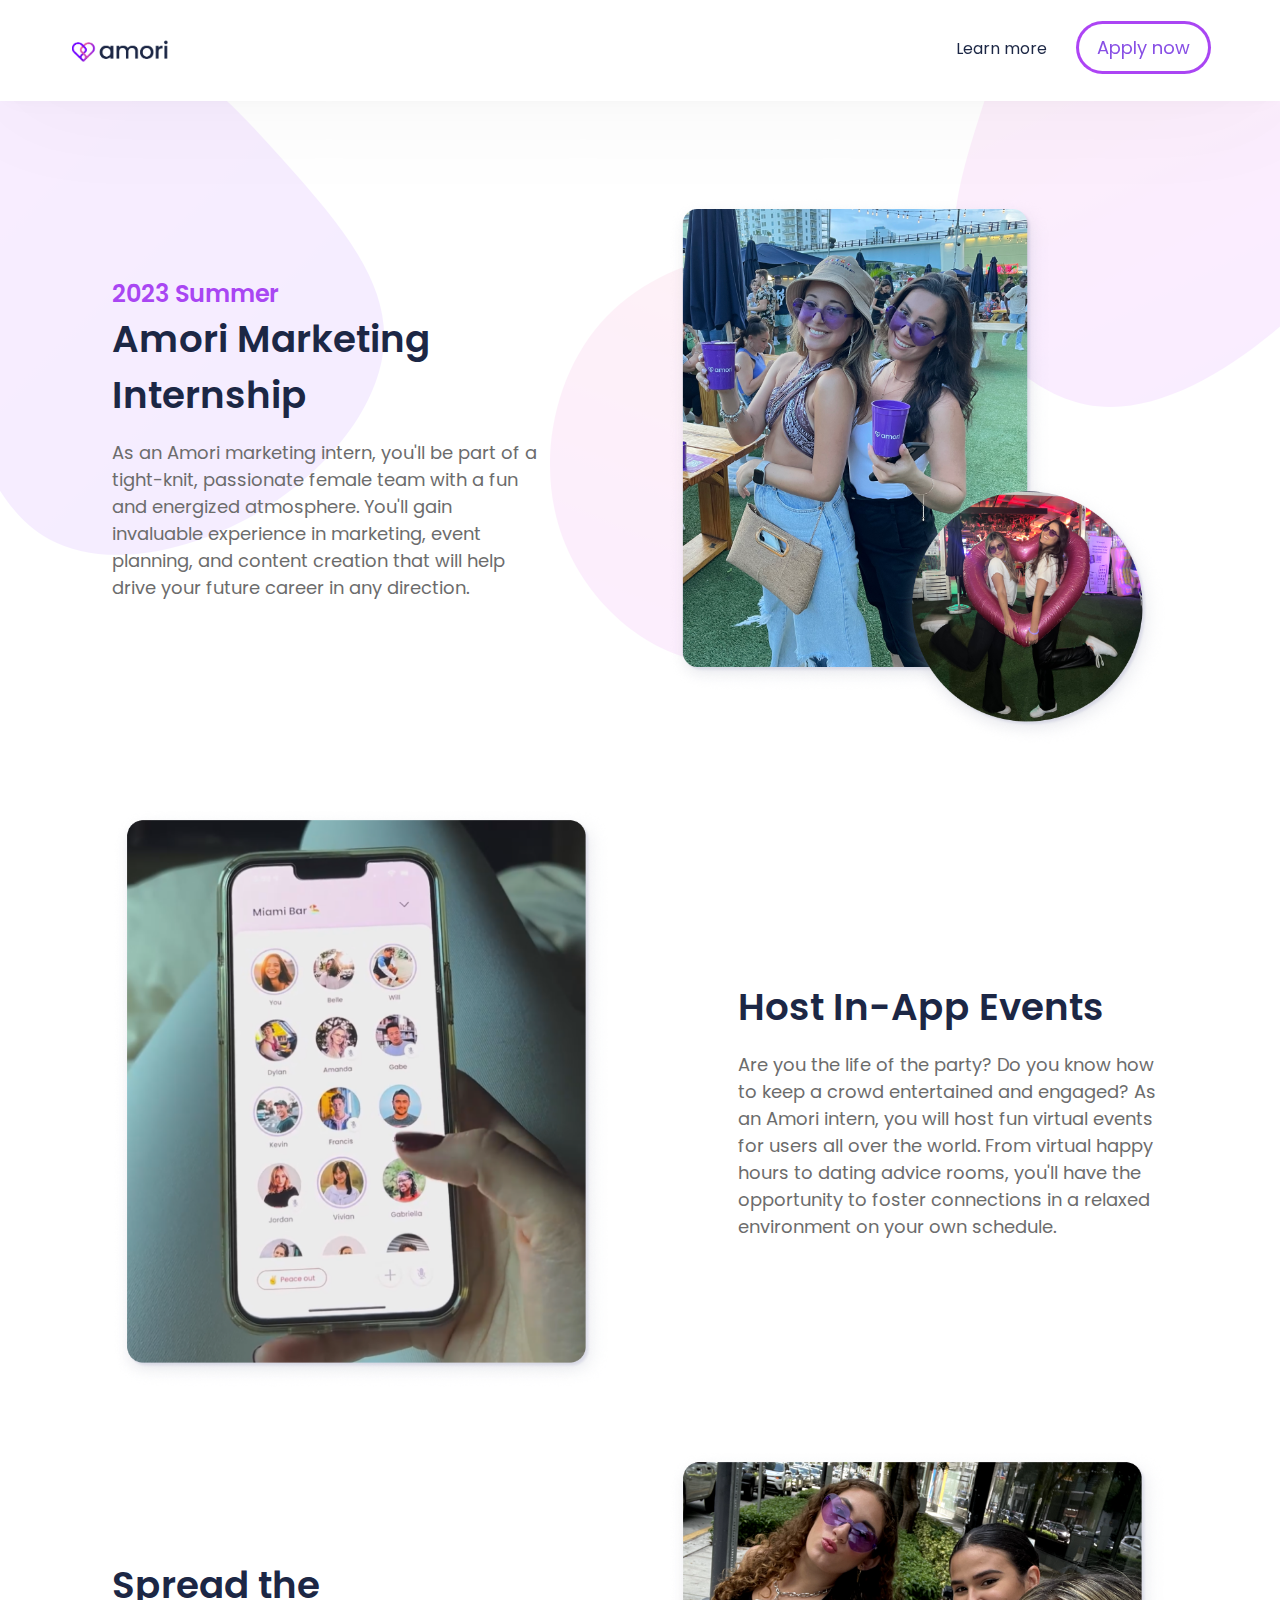
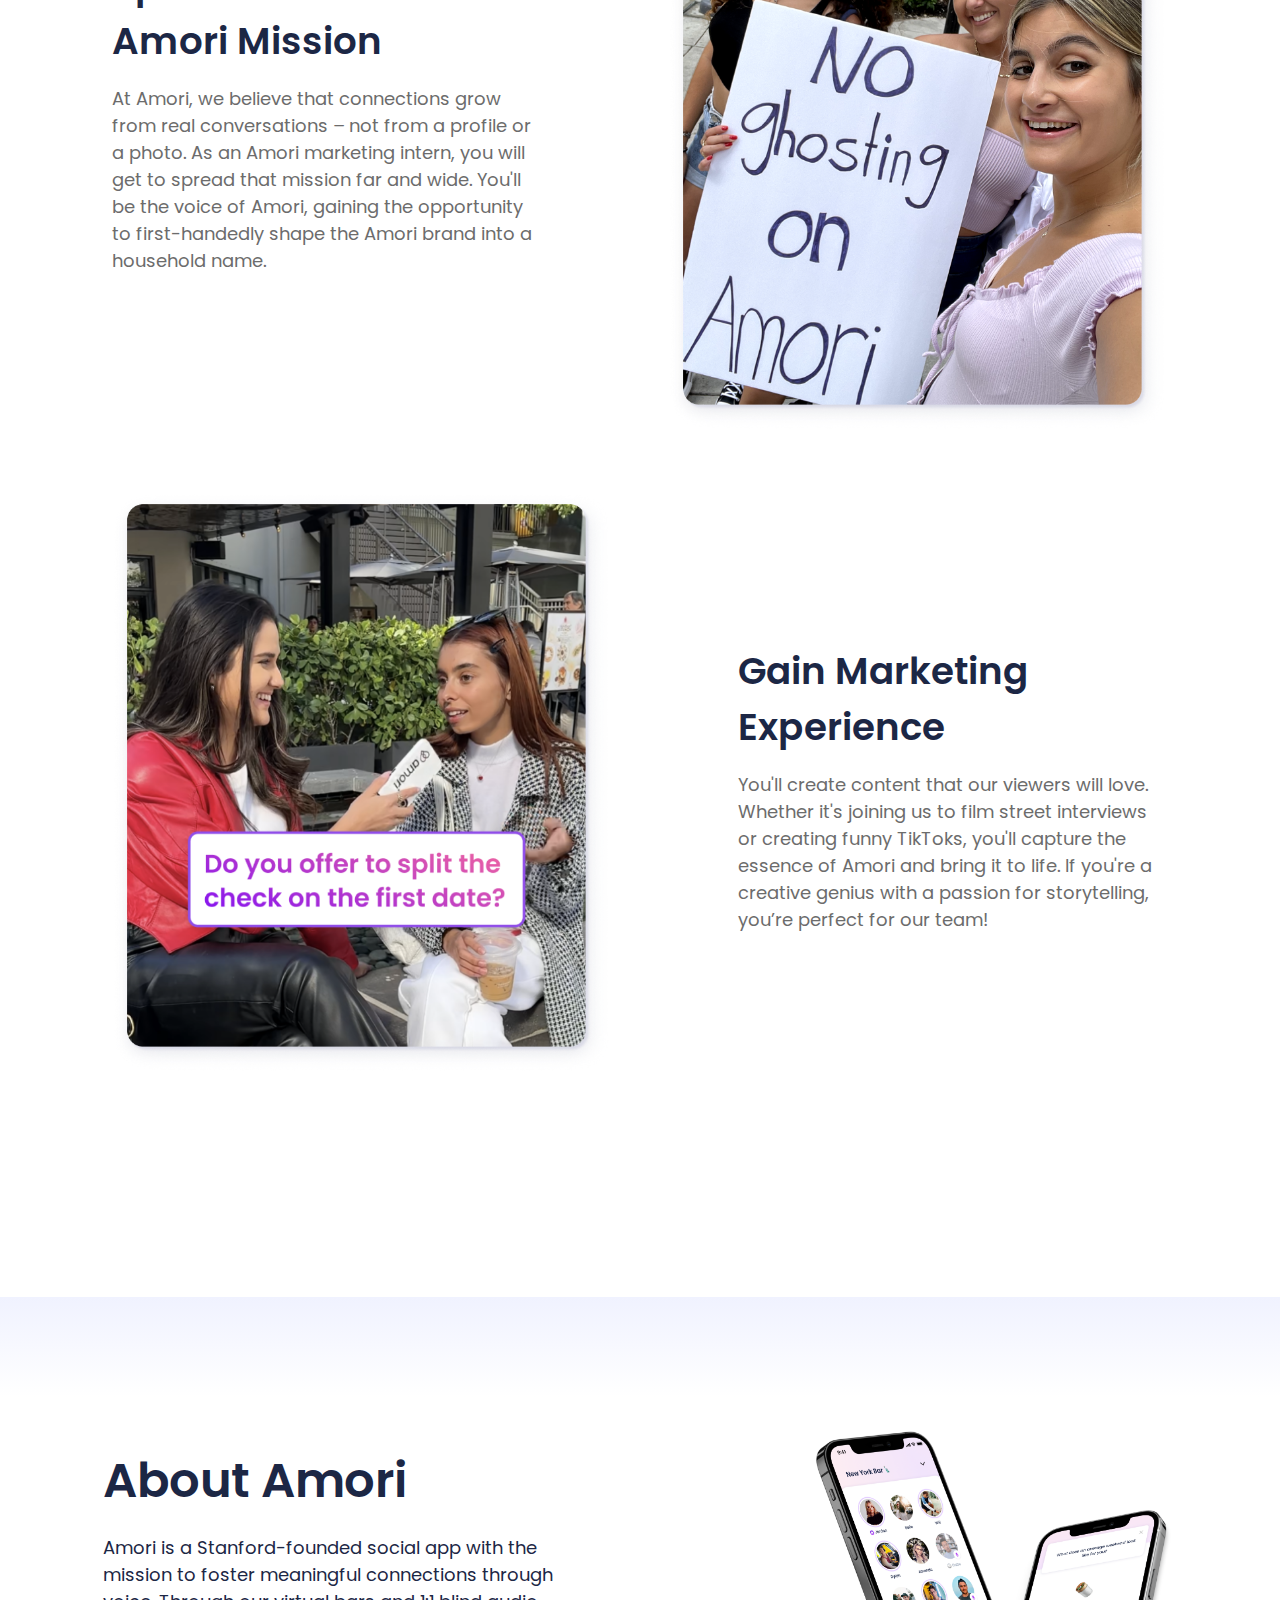
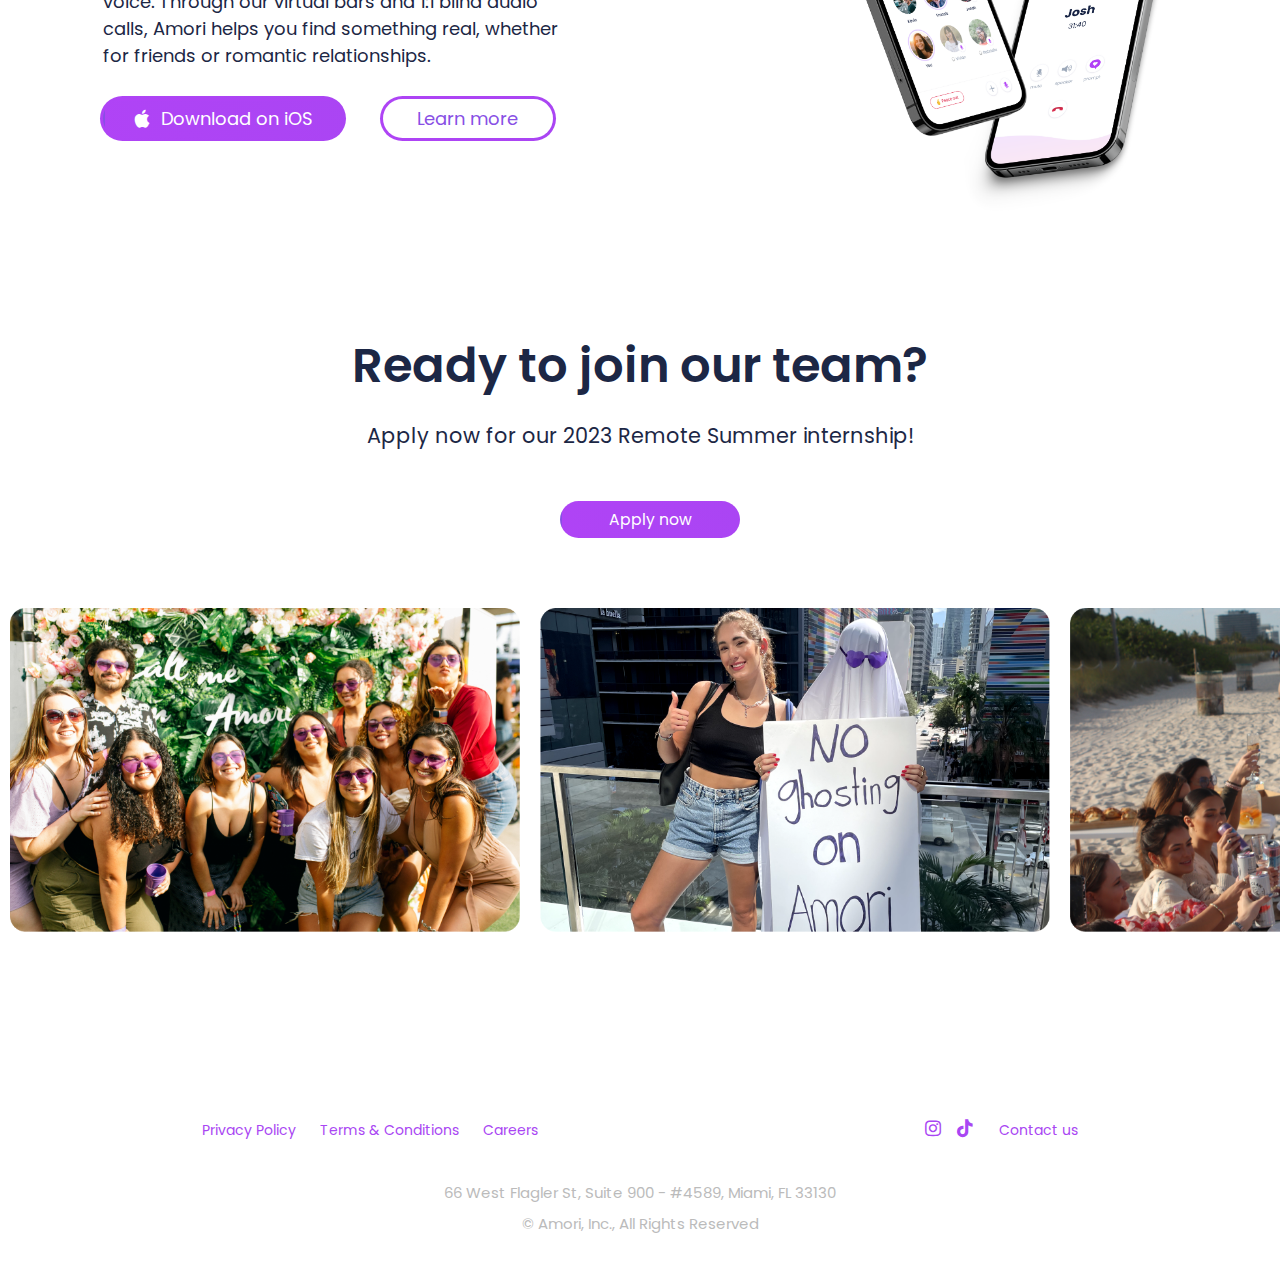
<file: about.html>
<!DOCTYPE html>
<html lang="en">

<head>
    <meta charset="UTF-8">
    <meta name="viewport" content="width=device-width, minimum-scale=1.0">

    <title>Amori &#124; 1:1 Audio Chat for Friends &amp; Dating</title>
    <meta name="keywords" content="Dating, app, relationships, chat, 1:1, friends, calls, blind date, love, date">
    <meta name="description"
        content="Amori is an audio app for meaningful connections." />

    <meta name="image" property="og:image" content="img/opengraph.png">

    <meta name="viewport" content="width=device-width, initial-scale=1, shrink-to-fit=no">

    <!-- favicon -->
    <link rel="apple-touch-icon" sizes="180x180" href="/apple-touch-icon.png">
    <link rel="icon" type="image/png" sizes="32x32" href="/favicon-32x32.png">
    <link rel="icon" type="image/png" sizes="16x16" href="/favicon-16x16.png">
    <link rel="manifest" href="/site.webmanifest">
    <link rel="mask-icon" href="/safari-pinned-tab.svg" color="#5bbad5">
    <meta name="msapplication-TileColor" content="#9f00a7">
    <meta name="theme-color" content="#ffffff">

    <!-- font -->
    <link rel="preconnect" href="https://fonts.gstatic.com">
    <link href="https://fonts.googleapis.com/css2?family=Poppins:wght@400;500;600&display=swap" rel="stylesheet">
    <link rel="stylesheet" href="icofont/icofont.min.css">

    <!-- fa -->
    <link href="css/all.css" rel="stylesheet">
    <!--load all styles -->

    <!-- bootstrap -->

    <link rel="stylesheet" href="https://stackpath.bootstrapcdn.com/bootstrap/4.3.1/css/bootstrap.min.css"
        integrity="sha384-ggOyR0iXCbMQv3Xipma34MD+dH/1fQ784/j6cY/iJTQUOhcWr7x9JvoRxT2MZw1T" crossorigin="anonymous">

    <!-- css -->
    <link rel="stylesheet" type="text/css" href="css/style.css">
</head>

<body>

    <div class="main-container">

        <div class="blob-container">

            <div class="blobs">
                <img id="blob1" src="img/blob1.svg">
                <img id="blob2" src="img/blob2.svg">
                <img id="blob3" src="img/blob3.svg">
            </div>
        </div>

        <div class="main-content">

            <!-- nav bar -->
            <nav id="menu" class="navbar fixed-top navbar-expand-lg navbar-light">
                <a class="navbar-brand" href="index.html">
                    <img src="img/logo2.png" width="100" class="d-inline-block align-top" alt="">
                </a>
                <button id="nav-hamburger" class="navbar-toggler" type="button" data-toggle="collapse"
                    data-target="#navbarNav" aria-controls="navbarNav" aria-expanded="false"
                    aria-label="Toggle navigation">
                    <span class="navbar-toggler-icon"></span>
                </button>
                <div class="collapse navbar-collapse " id="navbarNav">
                    <ul class="navbar-nav ml-auto">
                        <li class="nav-item">
                            <a class="nav-link" href="about.html">Learn more</a>
                        </li>


                        <li class="download">
                            <a href="https://bit.ly/3oxUEkx" target="_blank" 
                                class="app-link">
                                <div class="apply-button">
                                    <p>Apply now</p>
                                </div>
                            </a>
                        </li>

                    </ul>
                </div>
            </nav>
            <!-- end of nav bar -->



            <!-- how it works section-->

            <div id="how">
                <div class="step-left">
                    <div class="stepheader">
                        <div class="stepname-left">
                            <div class="purpletext">2023 Summer</div>
                            <div class="steptext1">Amori Marketing<br>Internship</div>
                        </div>

                        <div class="stepdescription-left">As an Amori marketing intern, you'll be part of a tight-knit, passionate female team with a fun and energized atmosphere. You'll gain invaluable experience in marketing, event planning, and content creation that will help drive your future career in any direction.</div>

                    </div>

                    <img id="step1" src="img/about_photos/1.png">
                </div>

                <div class="step-right">
                    <img id="step2" src="img/about_photos/2.png">

                    <div class="stepheader">

                        <div class="stepname-right">
                            <div class="steptext">Host In-App Events</div>
                        </div>

                        <div class="stepdescription-right">Are you the life of the party? Do you know how to keep a crowd entertained and engaged? As an Amori intern, you will host fun virtual events for users all over the world. From virtual happy hours to dating advice rooms, you'll have the opportunity to foster connections in a relaxed environment on your own schedule.</div>

                    </div>
                </div>

                <div class="step-left">
                    <div class="stepheader">

                        <div class="stepname-left">
                            <div class="steptext">Spread the<br>Amori Mission</div>
                        </div>

                        <div class="stepdescription-left">At Amori, we believe that connections grow from real conversations – not from a profile or a photo. As an Amori marketing intern, you will get to spread that mission far and wide. You'll be the voice of Amori, gaining the opportunity to first-handedly shape the Amori brand into a household name.</div>

                    </div>

                    <img id="step3" src="img/about_photos/3.png">
                </div>

                <div class="step-right">
                    <img id="step4" src="img/about_photos/4.png">

                    <div class="stepheader">

                        <div class="stepname-right">
                            <div class="steptext">Gain Marketing<br>Experience</div>
                        </div>

                        <div class="stepdescription-right">You'll create content that our viewers will love. Whether it's joining us to film street interviews or creating funny TikToks, you'll capture the essence of Amori and bring it to life. If you're a creative genius with a passion for storytelling, you’re perfect for our team!</div>

                    </div>
                </div>

            </div>

            <!-- testimonials section -->

            <!-- end of testimonial section-->
        </div> <!-- end of content wrap -->


        <!-- Begin Mailchimp Signup Form -->

        <div id="about-amori-div"> </div>
    </div>
        <div id="about-amori-grid">
            <div class="description-cell" id="about-amori-cell">
                <h2 id="mission-title">
                    About Amori
                </h2>

                <p class="testimonial-desc">
                    Amori is a Stanford-founded social app with the mission to foster meaningful connections through voice. Through our virtual bars and 1:1 blind audio calls, Amori helps you find something real, whether for friends or romantic relationships.
                </p>

                <div id="about-amori-button-container">
                    <a href="https://apps.apple.com/us/app/amori-blind-audio-calls/id1552334356" target="_blank">
                        <div class="apply-button" id="download-button-about-amori">
                            <p class="app-store-content1">Download on iOS</p>
                        </div>
                    </a>
                    <a href="https://amori.app" target="_blank">
                        <div class="apply-button" id="learn-button-about-amori" href="https://amori.app">
                            <p>Learn more</p>
                        </div>
                    </a>
                </div>

            </div>

            <div class="description-cell" id="iphones-vertical-cell">

                <img src="img/iphones_vertical1.png" id="iphones-vertical">

            </div>
        </div>

    <div id="main-header">
        <h1 id="join-text">Ready to join our team?</h1>
        <p id="apply-text">Apply now for our 2023 Remote Summer internship!</p>
        <div id="main-header-button-container-about-pg">
        <a href="https://bit.ly/3oxUEkx" target="_blank">
            <div id="apply-button-filled-purple" href="https://bit.ly/3oxUEkx">
                <p>Apply now</p>
            </div>
        </a>
        </div>
    </div>
    
    <div id="header">

        <!-- start of carousel -->

              <div class="carousel">
                <div class="slide-container">
                  <img src="img/carousel_photos/1.png" alt="image1" class="slide">
                  <img src="img/carousel_photos/2.png" alt="image2" class="slide">
                  <img src="img/carousel_photos/3.png" alt="image3" class="slide">
                  <img src="img/carousel_photos/4.png" alt="image4" class="slide">
                  <img src="img/carousel_photos/5.png" alt="image5" class="slide">
                  <img src="img/carousel_photos/1.png" alt="image1" class="slide">
                  <img src="img/carousel_photos/2.png" alt="image2" class="slide">
                  <img src="img/carousel_photos/3.png" alt="image3" class="slide">
                  <img src="img/carousel_photos/4.png" alt="image4" class="slide">
                  <img src="img/carousel_photos/5.png" alt="image5" class="slide">
                </div>
              </div>

        <!-- end of carousel-->

    </div> <!-- end of header section-->

    <!-- footer-->
    <footer id="footer-links">

        <div class="footer-left">
            <a href="https://amori.app/privacy.html" target="_blank" id="privacy">Privacy Policy</a>
            <a href="https://amori.app/terms.html" target="_blank" id="terms">Terms &amp; Conditions</a>
            <a href="https://amori.app/careers.html" target="_blank" id="careers">Careers</a>
        </div>

        <div class="footer-right">
            <a href="https://www.instagram.com/amori.app/" target="_blank">
                <i class="fab fa-instagram"></i>
            </a>
            <a href="https://tiktok.com/@letstalkamori" target="_blank">
                <i class="fab fa-tiktok"></i>
            </a>
            <a href="https://amori.app/contact.html" target="_blank" id="contact">Contact us</a>
        </div>

    </footer>


    <footer id="copyright">
        <p>66 West Flagler St, Suite 900 - #4589, Miami, FL 33130</p>
        <p>&copy;  Amori, Inc., All Rights Reserved</p>

    </footer> <!-- end of footer-->


    </div> <!-- end of main container -->

    <!-- bootstrap -->
    <script src="https://code.jquery.com/jquery-3.3.1.slim.min.js"
        integrity="sha384-q8i/X+965DzO0rT7abK41JStQIAqVgRVzpbzo5smXKp4YfRvH+8abtTE1Pi6jizo"
        crossorigin="anonymous"></script>
    <script src="https://cdnjs.cloudflare.com/ajax/libs/popper.js/1.14.7/umd/popper.min.js"
        integrity="sha384-UO2eT0CpHqdSJQ6hJty5KVphtPhzWj9WO1clHTMGa3JDZwrnQq4sF86dIHNDz0W1"
        crossorigin="anonymous"></script>
    <script src="https://stackpath.bootstrapcdn.com/bootstrap/4.3.1/js/bootstrap.min.js"
        integrity="sha384-JjSmVgyd0p3pXB1rRibZUAYoIIy6OrQ6VrjIEaFf/nJGzIxFDsf4x0xIM+B07jRM"
        crossorigin="anonymous"></script>
</body>

<!-- 
,d88b.d88b,
88888888888
`Y8888888Y'
  `Y888Y'
    `Y'
-->

</html>
</file>
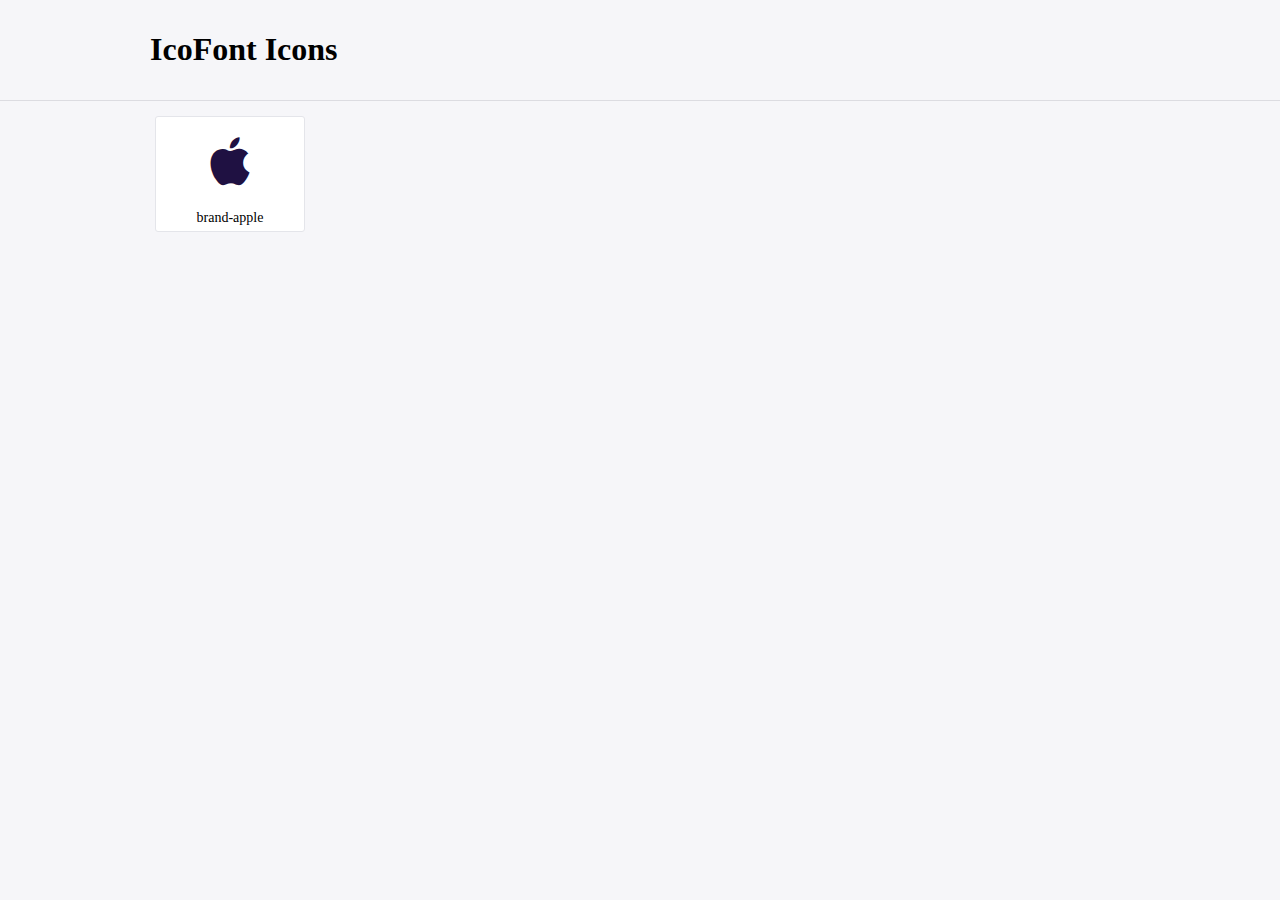
<file: icofont/demo.html>
<!DOCTYPE html>
	<html>
	<head>
		<meta charset="utf-8">
		<title>Examples | IcoFont</title>
		<link rel="stylesheet" type="text/css" href="./icofont.min.css">
		<style type="text/css">
			body {
				margin: 0;
				padding: 0;
				background: #F6F6F9;
			}
			.header {
				border-bottom: 1px solid #DCDCE1;
				padding: 10px 0;
				margin-bottom: 10px;
			}
			.container {
				width: 980px;
				margin: 0 auto;
			}
			.ico-title {
				font-size: 2em;
			}
			.iconlist {
				margin: 0;
				padding: 0;
				list-style: none;
				text-align: center;
				width: 100%;
				display: flex;
				flex-wrap: wrap;
				flex-direction: row;
			}
			.iconlist li {
				position: relative;
				margin: 5px;
				width: 150px;
				cursor: pointer;
			}
			.iconlist li .icon-holder {
				position: relative;
				text-align: center;
				border-radius: 3px;
				overflow: hidden;
				padding-bottom: 5px;
				background: #ffffff;
				border: 1px solid #E4E5EA;
				transition: all 0.2s linear 0s;
			}
			.iconlist li .icon-holder:hover {
				background: #00C3DA;
				color: #ffffff;
			}
			.iconlist li .icon-holder:hover .icon i {
				color: #ffffff;
			}
			.iconlist li .icon-holder .icon {
				padding: 20px;
				text-align: center;
			}
			.iconlist li .icon-holder .icon i {
				font-size: 3em;
				color: #1F1142;
			}
			.iconlist li .icon-holder span {
				font-size: 14px;
				display: block;
				margin-top: 5px;
				border-radius: 3px;
			}
		</style>
	</head>
	<body>
	<div class="header">
		<div class="container">
			<h1 class="ico-title"> IcoFont Icons </h1>
		</div>
	</div>
	<div class="container">
		<ul class="iconlist">
		
		<li>
			<div class="icon-holder">
				<div class="icon"> 
					<i class="icofont-brand-apple"></i>
				</div> 
				<span> brand-apple </span>
			</div>
		</li>
		
		</ul>
	</div>	
	</body>
	</html>
</file>
<file: css/style.css>
html, body, div, span, applet, object, iframe, h1, h2, h3, h4, h5, h6, p, blockquote, pre, a, abbr, acronym, address, big, cite, code, del, em, img, ins, kbd, q, s, samp, small, strike, strong, sub, sup, tt, var, b, u, i, center, dl, dt, dd, ol, ul, li, fieldset, form, label, legend, table, caption, tbody, tfoot, thead, tr, th, td, article, aside, canvas, details, embed, figure, figcaption, footer, header, menu, nav, output, section, summary, time, mark, audio, video {
    margin: 0;
    padding: 0;
    border: 0;
    font-size: 100%;
    font: inherit;
  }

html {
    scroll-behavior: smooth;
}

:root {
    --main-text-color: #1C2745;
    --main-accent-color: #A946F3;
  }

* {
    box-sizing: border-box;
}

body {
    font-family: Poppins, Helvetica, Arial, sans-serif;
    color: var(--main-text-color);
    font-size: 12px;
}

h1 {
    font-weight: 600;
    font-size: 4em;
    line-height: 1.4em;
    margin-bottom: 56px;
}

.highlight {
    color: var(--main-accent-color);
    overflow: hidden; /* Ensures the content is not revealed until the animation */
    border-right: .12em solid #A946F3; /* The typwriter cursor */
    white-space: nowrap; /* Keeps the content on a single line */
    margin: 0 auto; /* Gives that scrolling effect as the typing happens */
    letter-spacing: 0.01em; /* Adjust as needed */
    animation: 
      typing 3.5s steps(40, end),
      blink-caret .75s step-end infinite;
}

  
  /* The typewriter cursor effect */
  @keyframes blink-caret {
    from, to { border-color: transparent }
    50% { border-color: #A946F3; }
}

.highlight::before {
    content: "Deeper";
    animation: animate infinite 8s;
    padding-left: 10px;
}

.italic {
    font-style: italic;
}

@keyframes animate {

    3% { content: "D"; } 6% { content: "De"; } 9% { content: "Dee"; } 12% { content: "Deep" } 15% { content: "Deepe" } 18% { content: "Deeper" }
    28% { content: "Deeper"; } 29% { content: "Deepe"; } 30% { content: "Deep"; } 31% { content: "De" } 32% { content: "" }

    36% { content: "M"; } 38% { content: "Me"; } 40% { content: "Mea"; } 42% { content: "Mean" } 44% { content: "Meani" } 46% { content: "Meanin" } 48% { content: "Meaning" } 50% { content: "Meaningf" } 52% { content: "Meaningfu" } 54% { content: "Meaningful" }
    64% { content: "Meaningful"; } 65% { content: "Meaningfu"; } 66% { content: "Meaning" } 67% { content: "Meanin" } 68% { content: "Mea" } 69% { content: "M" } 70% { content: "" }

    74% { content: "R"; } 77% { content: "Re"; } 80% { content: "Rea"; } 83% { content: "Real" }
    96% { content: "Real"; } 97% { content: "Rea"; } 98% { content: "Re"; } 99% { content: "R" } 100% { content: "" }

}


h2 {
    font-weight: 600;
    font-size: 3em;
    line-height: 1.4em;
    text-align: center;
    margin-bottom: 80px;
}

h3 {
    font-weight: 600;
    font-size: 2rem;
    line-height: 1.4em;
    margin-bottom: 48px;
}

p {
    font-size: 1.5em
}

a,
a:hover {
    text-decoration: none;
}

.main-container {
    margin: 0 auto;
    overflow-x: hidden;
}

.main-content {
    margin: 0 auto;
    padding-top: 140px;
    padding-bottom: 100px;
}

#header {
    display: flex;
   /* grid-template-columns: minmax(200px, 440px) 1fr;*/
   justify-content: space-between;
    grid-column-gap: 40px;
    margin-bottom: 50px;
}

#header h1 {
    max-width: 440px;
}

.header-img {
    max-width: 550px;
}

#logo {
    max-width: 180px;
    margin-bottom: 40px;
}

/* nav */
#menu {
    box-shadow:
  0 0.4px 5.4px rgba(0, 0, 0, 0.014),
  0 1px 15px rgba(0, 0, 0, 0.02),
  0 2.4px 36.2px rgba(0, 0, 0, 0.026),
  0 8px 120px rgba(0, 0, 0, 0.04)
;
    background-color: #ffffff;
    padding: 24px 72px;
    margin-bottom: 88px;
}

.navbar-brand img {
    height: 100%;
}


.navbar-collapse .nav-link {
    padding-bottom: 16px;
}

.navbar-light .navbar-nav .nav-link,.navbar-light .navbar-nav .nav-link:hover  {
    color: var(--main-text-color);
    margin-right: 24px;
    font-size: 16px;
    padding-top: 4px;
}


.nav-link {
    padding: 0;
    margin-top: 8px;
}

li {
    list-style-type: none;
}



/* app button */
.app-link, 
.app-link1 {
    display: block;
    margin: 0 auto;
    text-decoration: none;
}


.download div, 
.mission-download div {
    padding: 8px;
    padding-right: 16px;
    padding-left: 16px;
}

.app-link:hover,
.app-link1:hover {
    text-decoration: none;
}

.mission-download {
    display: flex;
    
}

.apply-button {
    box-sizing: border-box;
    background-color: white;
    color: #884FE5;
    border: solid 2px transparent;
    border-radius: 50px;
    padding: inherit;
    position: relative;
    transition: 0.3s;
}

.apply-button::before {
    content: '';
    position: absolute;
    top: 0;
    right: 0;
    bottom: 0;
    left: 0;
    z-index: -1;
    margin: -5px;
    border-radius: inherit;
    background-image: linear-gradient(76deg, #B143F6, #884FE5);
    background-size: 800% 800%;
    -webkit-animation: gradient 16s ease infinite;
    animation: gradient 16s ease infinite alternate;
}

.apply-button:hover {
    background-color: transparent;
    color: white;
}


.app-store,
.app-store1 {
    box-sizing: border-box;
    background-color: white;
    color: #2D2B36;
    border: solid 2px transparent;
    border-radius: 50px;
    /* width: 200px; */
    padding: inherit;
    position: relative;
    transition: 0.3s;
}

.app-store1 {
    /* width: 235px;*/
    width: fit-content;
}


.app-store::before,
.app-store1::before {
    content: '';
    position: absolute;
    top: 0;
    right: 0;
    bottom: 0;
    left: 0;
    z-index: -1;
    margin: -5px;
    border-radius: inherit;
    background-image: linear-gradient(76deg, #ff129b, #ff6493, #8727ff, #d427ff);
    background-size: 800% 800%;
    -webkit-animation: gradient 16s ease infinite;
    animation: gradient 16s ease infinite alternate;
}

.app-store:hover, 
.app-store1 {
    background-color: transparent;
    color: white;
}

.app-store-content{
    font-size: 1rem;
    margin: 0px;
}

.app-store-content::before,
.app-store-content1::before {
    font-family: "Icofont";
    margin-right: 10px;
    margin-top: -2px;
    content: "\e8a7";
}


.apple-store {
    font-size: 1.2em
}

/* how it works */
#how {
    padding-top: 156px;
    margin-top: -100px;
    margin-bottom: 64px;
    text-align: center;
}

.step-left,
.step-right {
    display: inline-grid;
    margin-bottom: 60px;
    grid-template-columns: 500px 1fr;
    grid-column-gap: 56px;
    text-align: left;
}


.step-right {
    grid-template-columns: 1fr 500px;
}
#step1 {
    max-width: 500px;
}

#step2 {
    max-width: 500px;
}

#step3 {
    max-width: 500px;
}

#step4 {
    max-width: 500px;
}

#step5 {
    max-width: 500px;
}

.stepname-left {
    margin-top: 80px;
    grid-template-columns: max-content 1fr;
    font-size: 2em;
    font-weight: 600;
    margin-right: 70px;
}

.stepname-right {
    margin-top: 80px;
    display: grid;
    grid-template-columns: max-content 1fr;
    font-size: 2em;
    font-weight: 600;
    margin-left: 70px;
}

.stepnumber {
    color: #ffffff;
    background-color: var(--main-accent-color);
    width: 56px;
    height: 56px;
    border-radius: 100%;
    text-align: center;
    padding-top: 10px;
    margin-right: 24px;
}

.steptext1 {
    font-size: 1.55em;
}

.steptext {
    margin-top: 25%;
    font-size: 1.55em;
}

.purpletext {
    color: #A946F3;
}

.stepdescription-left {
    color: #6c6c6c;
    font-size: 1.5em;
    font-weight: 400;
    margin-top: 16px;
    margin-right: 70px;
}

.stepdescription-right {
    color: #6c6c6c;
    font-size: 1.5em;
    font-weight: 400;
    margin-top: 16px;
    margin-left: 70px;
}

#full-width-image {
    height: auto;
    width: 100%; 
}
/* about amori on about page description */
#about-amori-grid {
    max-width: 1300px;
    margin: auto;
    margin-bottom: 50px;
    display: flex;
    flex-flow: row wrap;
    justify-content: space-around;
    text-align: left;
    grid-row-gap: 30px;
}

#about-amori-cell {
    padding-top: 50px;
    padding-left: 40px;
}

#iphones-vertical-cell {
    padding-left: 20px;
    margin-left: 30px;
    padding-top: 10px;
    padding-bottom: 20px;
}

#about-amori-button-container {
    display: flex;
    margin-top: 30px;
}

#download-button-about-amori {
    width: 240px;
    margin-right: 20px;
    padding-top: 4px;
    padding-bottom: 4px;
    text-align: center;
}

#learn-button-about-amori {
    width: 170px;
    margin-left: 20px;
    padding-top: 4px;
    padding-bottom: 4px;
    text-align: center;
}

#download-button-about-amori {
    box-sizing: border-box;
    background-image: linear-gradient(76deg, #B143F6, #884FE5);
    color: white;
    border: solid 2px transparent;
    border-radius: 50px;
    transition: 0.3s;
    background-size: 800% 800%;
    -webkit-animation: gradient 16s ease infinite;
    animation: gradient 16s ease infinite alternate
}


#apply-button-filled-purple {
    box-sizing: border-box;
    border-radius: 50px;
    padding: inherit;
    position: relative;
    font-size: 0.65rem;
    width: 180px;
    margin-left: 20px;
    padding-top: 5px;
    padding-bottom: 5px;
    background-image: linear-gradient(76deg, #B143F6, #884FE5);
    color: white;
    border: solid 2px transparent;
    border-radius: 50px;
    transition: 0.3s;
    background-size: 800% 800%;
    -webkit-animation: gradient 16s ease infinite;
    animation: gradient 16s ease infinite alternate
}


/* mission description */
#mission-description {
    padding-top: 156px;
    padding-bottom: 80px;
    margin-top: -100px;
    background-color: #F0F2FF;
}

#description-grid {
    max-width: 1100px;
    margin: auto;
    display: flex;
    flex-flow: row wrap;
    justify-content: space-around;
    text-align: left;
    grid-row-gap: 30px;
    
}

#mission-title {
    font-size: 4em;
    margin-top: 0px;
    margin-bottom: 20px;
    text-align: left;
}

.description-cell {
    max-width: 500px;
    margin-top: 0px;
}

.description-cell img {
    margin-top: 0px;
    max-width: 100%;
    height: auto;
  }

/* linear gradient */
#mail, #mission, #about-amori-div {
    margin: auto;
    padding-top: 100px;
    width: 100%;
    background: rgb(240,242,255);
    background: linear-gradient(0deg, rgba(240,242,255,0) 0%, rgba(240,242,255,1) 100%);
    text-align: center;
}

#sub-grid {
    display: flex;
    justify-content: center;
    align-items: center;
    grid-column-gap: 32px;
}

.mc-field-group input {
    width: 300px;
    height: 50px;
    border-radius: 100px;
    border: solid 1px #EBEFF4;
    padding-left: 16px;
    color: #626E81;
    box-shadow:
  0 0.5px 1.9px rgba(62, 74, 100, 0.028),
  0 1.8px 6.5px rgba(62, 74, 100, 0.042),
  0 8px 29px rgba(62, 74, 100, 0.07)
;

}

#mc-embedded-subscribe {
    font-size: 1.4em;
    width: 160px;
    height: 50px;
    -webkit-appearance: none;
    background-image: linear-gradient(76deg, #ff129b, #ff6493, #8727ff, #d427ff);
    background-size: 800% 800%;
    -webkit-animation: gradient 16s ease infinite;
    animation: gradient 16s ease infinite alternate;
    background-color: none;
    color: #ffffff;
    border: none;
    border-radius: 100px;
}

/* qr code section */
#qr {
    display: grid;
    grid-template-columns: 1fr 1fr;
    grid-column-gap: 16px;
    max-width: 1200px;
    margin: 0 auto;
}

#qr .qr-text {
    justify-self: end;
    align-self: center;
    text-align: left;

}

#qr .qr-text .scan{

    justify-self: end;
    font-size: 4em;
    font-weight: 700;
    max-width: 200px;
    background: -webkit-linear-gradient(70deg, #ff129b, #8727ff);
    -webkit-background-clip: text;
    -webkit-text-fill-color: transparent;
    line-height: 1.2em;
}

#qr .qr-text .scan span {
    text-size: 0.9em;
    background: none;
    color: black;
    -webkit-background-clip: none;
    -webkit-text-fill-color: #ffffff;
}

#qr .code {
    max-width: 200px;

}

/* main header */
#main-header {
    text-align: center;
}

#apply-text {
    font-size: 1.3rem;
}

#join-text {
    margin-bottom: 20px;
}

#main-header-button-container {
    display: flex;
    justify-content: center;
    margin-top: 50px;
}

#main-header-button-container-about-pg {
    display: flex;
    justify-content: center;
    margin-top: 50px;
    margin-bottom: 60px;
}

#learn-button-main-header {
    font-size: 0.65rem;
    width: 180px;
    margin-right: 20px;
    padding-top: 2px;
    padding-bottom: 2px;
}

#apply-button-main-header {
    font-size: 0.65rem;
    width: 180px;
    margin-left: 20px;
    padding-top: 2px;
    padding-bottom: 2px;
}

/* mission header */
#mission-header {
    text-align: center;
    max-width: 800px;
    margin: auto;
}

#mission-header p {
    margin-bottom: 40px;
    padding: 0 56px;
}

/* careers page */

#careers-menu {
    box-shadow: none;
    background-color: #ffffff;
    padding: 24px 72px;
    margin-bottom: px;
}

.careers-container {
    font-size: 18px;
    margin-bottom: 64px;
}
.careers-content {
    margin: 0 auto;
    max-width: 1200px;
    padding: 0 40px;
    padding-top: 120px;
    padding-bottom: 100px;
}


#careers-header {
    text-align: center;
    max-width: 800px;
    margin: auto;
    margin-bottom: 24px;
}

.careers-subhead {
    margin-bottom: 16px;
}

.position-name {
    font-weight: 500;;
    font-size: 1.2em;
    text-decoration: underline;
    color: var(--main-accent-color)
}
.position-location {
    font-size: 18px;
}

.position-apply {
    border: 3px solid;
    border-color: var(--main-accent-color);
    padding: 12px 24px;
    border-radius: 100px;
    color: var(--main-accent-color);
    font-size: 1.2em;
    line-height: 1.6em;
    font-weight: 500;
}

.position-apply:hover {
    border: 3px solid;
    background-color: var(--main-accent-color);
    border-color: var(--main-accent-color);
    color: #ffffff;
    transition-duration: 0.2s;;
}

.position-info {
    text-align: left;

}

.position-container {
    display: flex;
    justify-content: space-between;
    margin-bottom: 32px;
}

@media only screen and (max-width: 900px) {
    #careers-header {
        font-size: 40px;
        text-align: center;
        max-width: 800px;
        margin: auto;
        margin-bottom: 24px;
    }

    .position-container {
        display: flex;
        flex-direction: column;
        
    }
    .position-apply {
        display: none;
        font-size: 16px;
        line-height: 16px;
        padding: 8px 20px;
        margin-top: 12px;
        width: fit-content;
    }
}


/* contact page */

form {
    text-align: center;
    margin: auto;
    margin-bottom: 80px;
}
form input {
    margin-bottom: 32px;
    border: solid 1px #e6e6e6;
    padding: 4px;
    border-radius: 4px;
    font-family: Poppins;
    font-size: 1rem;
    margin-top: 8px;
}

input {
    z-index: 1;
}

form textarea {
    width: 300px;
    padding: 10px 15px;
    border: solid 1px #e6e6e6;
    border-radius: 4px;
    font-family: Poppins;
    font-size: 0.9em;
    margin-top: 8px;
}

.submit-button {
    margin-top: 16px;
    width: 120px;
    border: none;
    color: #fff;
    border-radius: 80px;
    padding: 8px 0;
    background-image: linear-gradient(76deg, #ff129b, #ff6493, #8727ff, #d427ff);
    background-size: 800% 800%;
    -webkit-animation: gradient 16s ease infinite;
    animation: gradient 16s ease infinite alternate;
    cursor: pointer;

}

/* legal */

#privacy-policy,
#terms-conditions {
    padding: 0px 8px;
    text-align: left;
    line-height: 2.4em;
    margin-bottom: 100px;
}
#privacy-policy h2, 
#terms-conditions h2 {
    font-size: 1.8em;
    margin-top: 25px;
    margin-bottom: 20px;
    text-align: left;
}
#privacy-policy h3,
#terms-conditions h3 {
    font-size: 1.4em;
    font-weight: 500;
    margin-bottom: 15px;
    text-align: left;
}
#privacy-policy h4,
#terms-conditions h4 {
    font-size: 1.2em;
    font-weight: 500;
    margin-bottom: 15px;
    text-align: left;
}
#privacy-policy p,
#terms-conditions p {
    font-size: 1em;
    margin-bottom: 15px;
    text-align: left;
}
#privacy-policy ul li, 
#terms-conditions ul li {
    margin-top: 10px;
    text-align: left;

    list-style-type: circle;
}
#privacy-policy ul,
#terms-conditions ul {
    margin-bottom: 15px;
    margin-left: 35px;
    text-align: left;
}
#privacy-policy a,
#terms-conditions a {
    color: var(--main-accent-color);
    text-align: left;
}


/* footer */
#footer-links {
    padding-top: 120px;
    width: 70%;
    margin: auto;
    display: flex;
    justify-content: space-between;
    margin-bottom: 32px;
    font-size: 14px;
}

.footer-left {
    text-align: left;
    max-width: 50vw;
}


.footer-right {
    text-align: right;
    max-width: 50vw;
}

.fab {
    font-size: 18px;
    padding-right: 12px;
    color: var(--main-accent-color);
}

#copyright {
    text-align: center;
    color: #bbbbbb;
    font-size: 10px;
    padding-bottom: 24px;
}

#copyright p {
    padding-bottom: 8px;
}



#privacy,
#terms,
#careers {
    display: inline-block;
    text-align: left;
    float: none;
    padding: 8px 10px;
    color: var(--main-accent-color);
}

#contact {
    display: inline-block;
    text-align: right;
    float: none;
    padding: 8px 10px;
    color: var(--main-accent-color);
}

/* blob code */
.blob-container {
    position: relative;
    margin: 0px;
    padding: 0px;
    z-index: -100;
}

.blobs {
    position: absolute;
    height: 100vh;
    width: 100%;
}

#blob1,
#blob2,
#blob3 {
    position: absolute;
    z-index: -1;
    opacity: 0.08;
}
#blob1 {
    width: 450px;
    top: 250px;
    left: 550px;
    animation: blobMove1 100s ease-in-out infinite;
}
#blob2 {
    width: 600px;
    top: -180px;
    right: -190px;
    animation: blobMove2 115s ease-in-out infinite;
}
#blob3 {
    width: 475px;
    top: 25px;
    left: -80px;
    animation: blobMove3 125s ease-in-out infinite;
}
/* animations */

@keyframes blobMove1 {
    0% {
        transform: scale(1) translate(10px, -20px);
    }
    38% {
        transform: scale(0.8, 1) translate(10vw, 7vh) rotate(160deg);
    }
    40% {
        transform: scale(0.8, 1) translate(10vw, 7vh) rotate(160deg);
    }
    88% {
        transform: scale(1.2) translate(10vw, 2vh) rotate(-50deg);
    }
    90% {
        transform: scale(1.2) translate(10vw, 2vh) rotate(-50deg);
    }
    100% {
        transform: scale(1) translate(10px, -20px);
    }
}
@keyframes blobMove2 {
    0% {
        transform: scale(1) translate(10px, -20px);
    }
    38% {
        transform: scale(1.2, 1) translate(-10vw, 20vh) rotate(120deg);
    }
    40% {
        transform: scale(1.2, 1) translate(-10vw, 20vh) rotate(120deg);
    }
    78% {
        transform: scale(0.8) translate(0vw, 20vh) rotate(-20deg);
    }
    80% {
        transform: scale(0.8) translate(0vw, 20vh) rotate(-20deg);
    }
    100% {
        transform: scale(1) translate(10px, -20px);
    }
}
@keyframes blobMove3 {
    0% {
        transform: scale(1) translate(10px, -20px);
    }
    48% {
        transform: scale(0.9, 1) translate(16vw, 10vh) rotate(90deg);
    }
    50% {
        transform: scale(0.9, 1) translate(16vw, 10vh) rotate(90deg);
    }
    88% {
        transform: scale(1.3) translate(0vw, 10vh) rotate(-40deg);
    }
    90% {
        transform: scale(1.3) translate(0vw, 10vh) rotate(-40deg);
    }
    100% {
        transform: scale(1) translate(10px, -20px);
    }
}
/* gradient */

@-webkit-keyframes gradient {
    0% {
        background-position: 0% 50%
    }
    50% {
        background-position: 100% 50%
    }
    100% {
        background-position: 0% 50%
    }
}
@keyframes gradient {
    0% {
        background-position: 0% 50%
    }
    50% {
        background-position: 100% 50%
    }
    100% {
        background-position: 0% 50%
    }
}

@media only screen and (max-width: 900px) {
.blob-container {
        display: none;
}
body {
      font-size: 12px;
      text-align: center;
}
    .main-content {
        padding: 0 24px;
        padding-top: 200px;
    }

    .navbar-light .navbar-nav .nav-link,.navbar-light .navbar-nav .nav-link:hover  {
        margin: 12px 0;
    }

    .nav-item:first-of-type {
        margin-top: 24px;
    }

    #header {
        display: grid;
        grid-template-columns: 1fr;
        justify-items: center;
        
    }
    h1 {
        text-align: center;
        margin: auto;
         margin-bottom: 56px;
         font-size: 2.7em;
    }

    #header{
        max-width: 100%;
    }
    #header img {
        max-width: 60vw;
    }

    .header-img-section {
        margin-bottom: 64px;
        order: -1;
    }

    .app-store1 {
        margin: auto;
    }
    

    .app-link{
        max-width: 220px;
        margin: auto;
    }

    .highlight {
        position: relative;
    }

    .step-left,
    .step-right {
    grid-template-columns: 1fr;
    max-width: 600px;
    }


#step1, #step2, #step3, #step4, #step5 {
    order: -1;
    margin: auto;
    margin-top: 80px;
    max-width: 280px;
}

#step1 {
    max-width: 220px;
}

#step5 {
    max-width: 360px;
}

#testimonials {
    padding: 0 24px;
    padding-top: 64px;
    padding-bottom: 100px;
}

.testimonial-cell {
    margin-bottom: 64px;
}

#mail {
    padding: 32px 24px;
}

#sub-grid {
    grid-column-gap: 16px;
    grid-row-gap: 0px;
    flex-wrap: wrap;
    
}

#mc-embedded-subscribe {
    font-size: 16px;
}

#qr {
    grid-template-columns: 1fr;
    grid-row-gap: 24px;
    justify-items: center;
    align-items: center;
}

#qr .qr-text {
    justify-self: center;
    text-align: center;
}

#qr .qr-text .scan{
    font-size: 3em;
    font-weight: 700;
    max-width: 250px;
    background: -webkit-linear-gradient(70deg, #ff129b, #8727ff);
    -webkit-background-clip: text;
    -webkit-text-fill-color: transparent;
    line-height: 1.2em;
}

#qr .qr-text .scan span {
    background: none;
    color: black;
    -webkit-background-clip: none;
    -webkit-text-fill-color: #ffffff;
}

#footer-links {
    width: 100%;
    display: flex;
    justify-content: center;
    margin-bottom: 32px;
}

#iphones-vertical {
    max-width: 100%;
    height: auto;
}

#mission-header {
    padding-bottom: 80px;
}

#mission-header p {
    padding: 0 8px;
}

.mission-download {
    padding-bottom: 80px;
}


  }

  /* carousel code */

.carousel {
    width: 100%;
    overflow: hidden;
    position: relative;
  }
  
  .slide-container {
    display: flex;
    width: calc(10 * 530);
    animation: slide 15s linear infinite;
  }
  
  .slide {
    width: 530px;
    height: auto;
    padding: 10px;
  }
  
  @keyframes slide {
    0% {
      transform: translateX(0);
    }
    100% {
      transform: translateX(calc(-5 * 530px));
    }
  }
</file>
